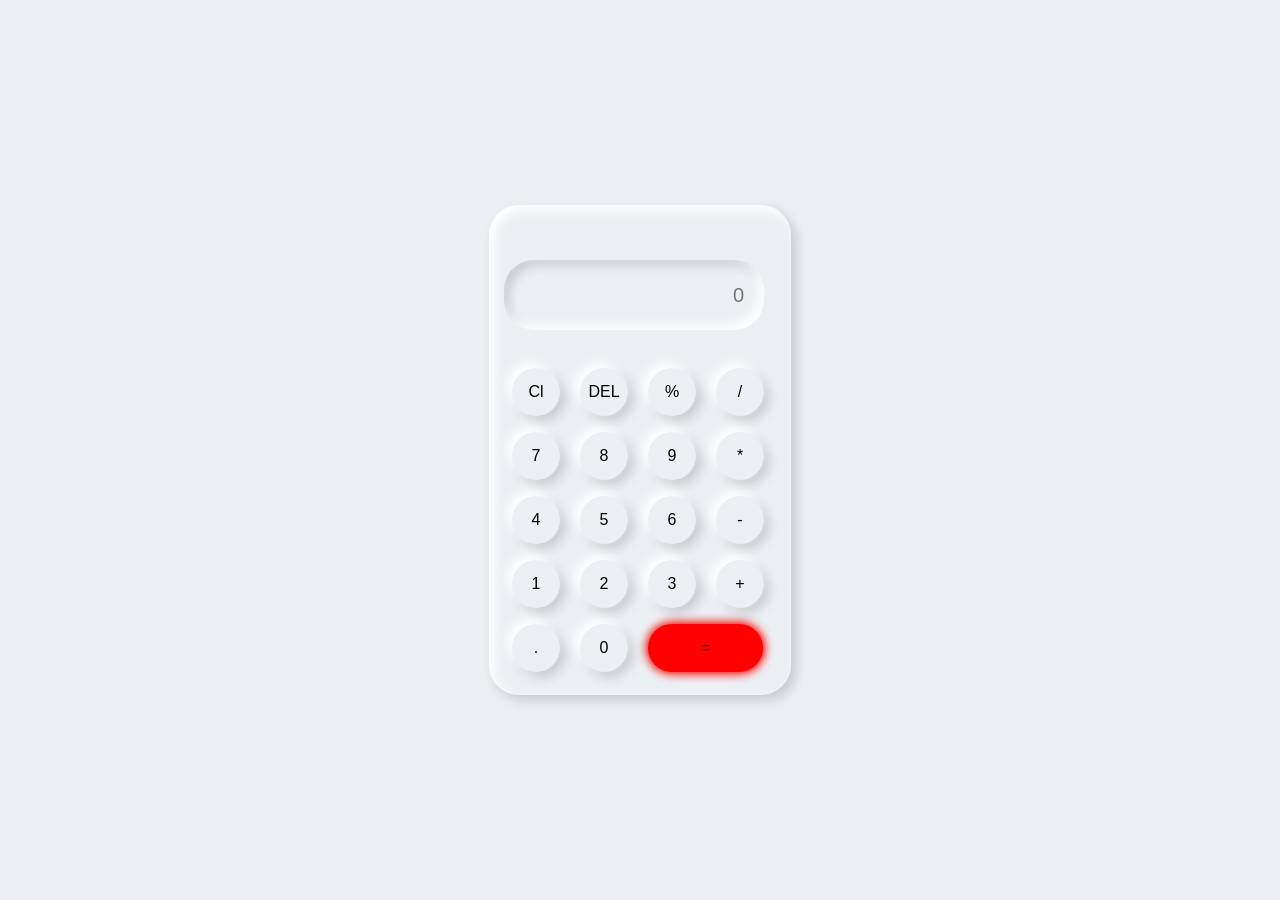
<file: CodeAlpha_tasks/CodeAlpha_ Built a Calculator/index.html>
<!DOCTYPE html>
<html lang="en">
<head>
    <meta charset="UTF-8">
    <meta name="viewport" content="width=device-width, initial-scale=1.0">
    <title>Calculator </title>
    <link rel="stylesheet" href="style.css"
</head>
<body>
    
    <div class="container">
        <div class="calculator">
            <input type="text" placeholder="0" id="output-screen">
            <button onclick="Clear()">Cl</button>
      <button onclick="del()">DEL</button>
       <button onclick="display('%')">%</button> 
       <button onclick="display('/')">/</button>
       <button onclick="display('7')">7</button>
         <button onclick="display('8')">8</button>
         <button onclick="display('9')">9</button>
          <button onclick="display('*')">*</button>
          <button onclick="display('4')">4</button>
         <button onclick="display('5')">5</button>
         <button onclick="display('6')">6</button>
        <button onclick="display('-')">-</button>
        <button onclick="display('1')">1</button>
        <button onclick="display('2')">2</button>
        <button onclick="display('3')">3</button>
        <button onclick="display('+')">+</button>
        <button onclick="display('.')">.</button>
        <button onclick="display('0')">0</button>
           <button onclick="Calculate('')" class="equal">=</button>


        </div>

    </div>
    <script>
        let outputScreen = document.getElementById("output-screen");
        function display(num){
            outputScreen.value +=num;
        }
        function Calculate(){
            try{
                outputScreen.value=eval(outputScreen.value);
            }
            catch(err)
            {
                alert("invalid")
            }
        }
        function Clear(){
            outputScreen.value="";
        }
        function del(){
            outputScreen.value=outputScreen.value.slice(0,-1);

        }
    </script>
</body>
</html>
</file>
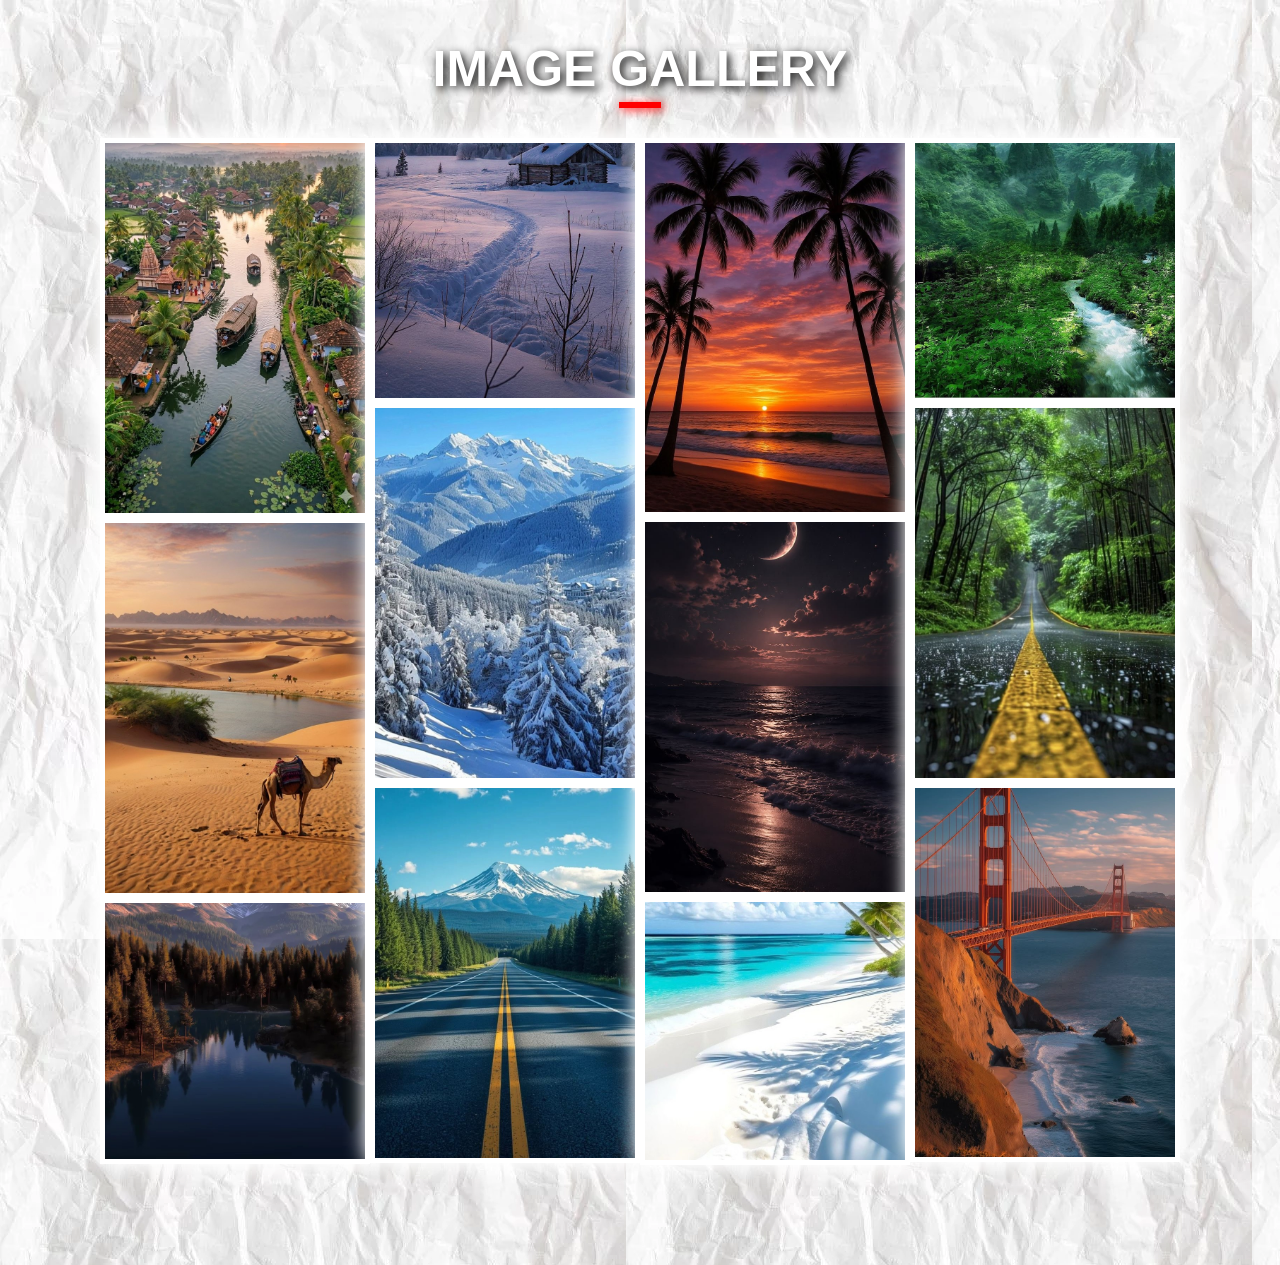
<file: CodeAlpha_tasks/CodeAlpha_Image Gallery/image.html>
<!DOCTYPE html>
<html lang="en">
<head>
    <meta charset="UTF-8">
    <meta name="viewport" content="width=device-width, initial-scale=1.0">
    <title> IMAGE GALLERY</title>
        <link rel="icon" href="Photos Icon White (BEIGE).jpeg">

    <link rel="stylesheet" href="style.css">
</head>
<body>
    
        <h1> IMAGE GALLERY</h1>

    <div class="row">



        <div class="column">
        <div class="img-hover-zoom">
         <img src="img1.jpeg" style="width: 100%;"> 
         </div>
         <div class="img-hover-zoom">
         <img src="img2.jpeg" style="width: 100%;">
         </div>
         <div class="img-hover-zoom">
         <img src="img3.jpg" style="width: 100%;">
         </div>
         </div>



         <div class="column">
         <div class="img-hover-zoom">
         <img src="img4.jpeg" style="width: 100%;">
         </div>
          <div class="img-hover-zoom">
         <img src="img5.jpeg" style="width: 100%;">
        </div>
         <div class="img-hover-zoom">
        <img src="img6.jpeg" style="width: 100%;">
        </div>
          </div>




        <div class="column">
        <div class="img-hover-zoom">
        <img src="img7.jpeg" style="width: 100%;">
         </div>
         <div class="img-hover-zoom">
          <img src="img8.jpeg" style="width: 100%;">
         </div>
         <div class="img-hover-zoom">
         <img src="img9.jpeg" style="width: 100%;">
        </div>
        </div>





         <div class="column">
         <div class="img-hover-zoom">
         <img src="img10.jpeg" style="width: 100%;">
         </div>
         <div class="img-hover-zoom">
          <img src="img11.jpeg" style="width: 100%;">
         </div>
          <div class="img-hover-zoom">
            <img src="img12.jpeg" style="width: 100%;">
            </div>
            </div>
           </div>
</body>
</html>
</file>
<file: CodeAlpha_tasks/CodeAlpha_ Built a Calculator/style.css>
*{
    margin: 0%;
    padding: 0%;
    box-sizing: border-box;
    background-color: #ecf0f3;
    font-family: sans-serif;
    outline: none;
}
.container{
    height: 100vh;
    display: flex;
    justify-content: center;
    align-items: center;
}
.calculator{
    background-color: #ecf0f3;
    padding: 15px;
    border-radius: 30px;
    box-shadow: inset 5px 5px 12px white,5px 5px 12px rgba(0, 0, 0, .16);
    display: grid;
    grid-template-columns: repeat(4,68px);
}
input{
    grid-column: span 4;
    height: 70px;
    width: 260px;
    background-color: #ecf0f3;
    box-shadow: inset -5px -5px 12px white
    ,inset 5px 5px 12px rgba(0, 0, 0, .16);
    border: none;
    border-radius: 30px;
    color: rgb(70, 70, 70);
    font-size: 20px;
    text-align: end;
    margin-top: 40px;
    margin-bottom: 30px;
    padding: 20px;
}
button{
    height: 48px;
    width: 48px;
    background-color: #ecf0f3;
    box-shadow: -5px -5px 12px white,
    5px 5px 12px rgba(0, 0, 0, .16);
    border: none;
    border-radius: 50%;
    margin: 8px;
    font-size: 16px;
    cursor: pointer;

}
.equal{
    width: 115px;
    border-radius: 40px;
    background-color: red;
    box-shadow: 0px 0px 10px 2px red;

}
</file>
<file: CodeAlpha_tasks/CodeAlpha_Image Gallery/style.css>
*{ margin: 0%;
    padding: 0%;
    box-sizing: border-box;
}
body{
    background-image: url(aa.webp);
}

 h1{
    margin: 40px 0px;
    font-family: sans-serif;
    font-size: 50px;
    color: white;
    text-shadow: 3px 3px 10px black;
    text-align: center;
    position: relative;
    animation: animate 1.5s ease-in-out;


}
@keyframes animate{
    0%{
        transform: translatey(-100px);
        color: red;
        opacity: 0;
    
    }
}
h1::before{
    content: "";
    position: absolute;
    width: 42px;
    height: 6px;
    background-color: red;
    bottom: -10px;
    left: 50%;
    box-shadow: 2px 2px 10px red;
    transform: translateX(-50%);
    animation: before  2s  linear infinite;
}
@keyframes before{
    0%{
        width: 5px;
    }
    50%{
        width: 390px;
    }
    100%{
        width: 50px;
    }
}
.row{
    display: flex;
    flex-wrap: wrap;
    padding: 0px 100px 100px 100px;
    
}
.column{
    flex: 25%;
    max-width: 25%;
}
.img-hover-zoom{
    height: auto;
    overflow: hidden;
    border: 5px solid white;
        box-shadow: 4px 4px 20px white, -4px -4px 20px white;
}
.img-hover-zoom img{
    vertical-align: middle;
    margin: 0;
    padding: 0%;
    border: 0;
    transition: transform .5s ease;
}
.img-hover-zoom:hover img{
    transform: scale(1.5);
}
@media (max-width:800px) {
    .column{
        flex: 50%;
        max-width: 50%;
    }
}
    @media (max-width:500px){
        .column{
flex: 100%;
max-width: 100%;
        }
    }
</file>
